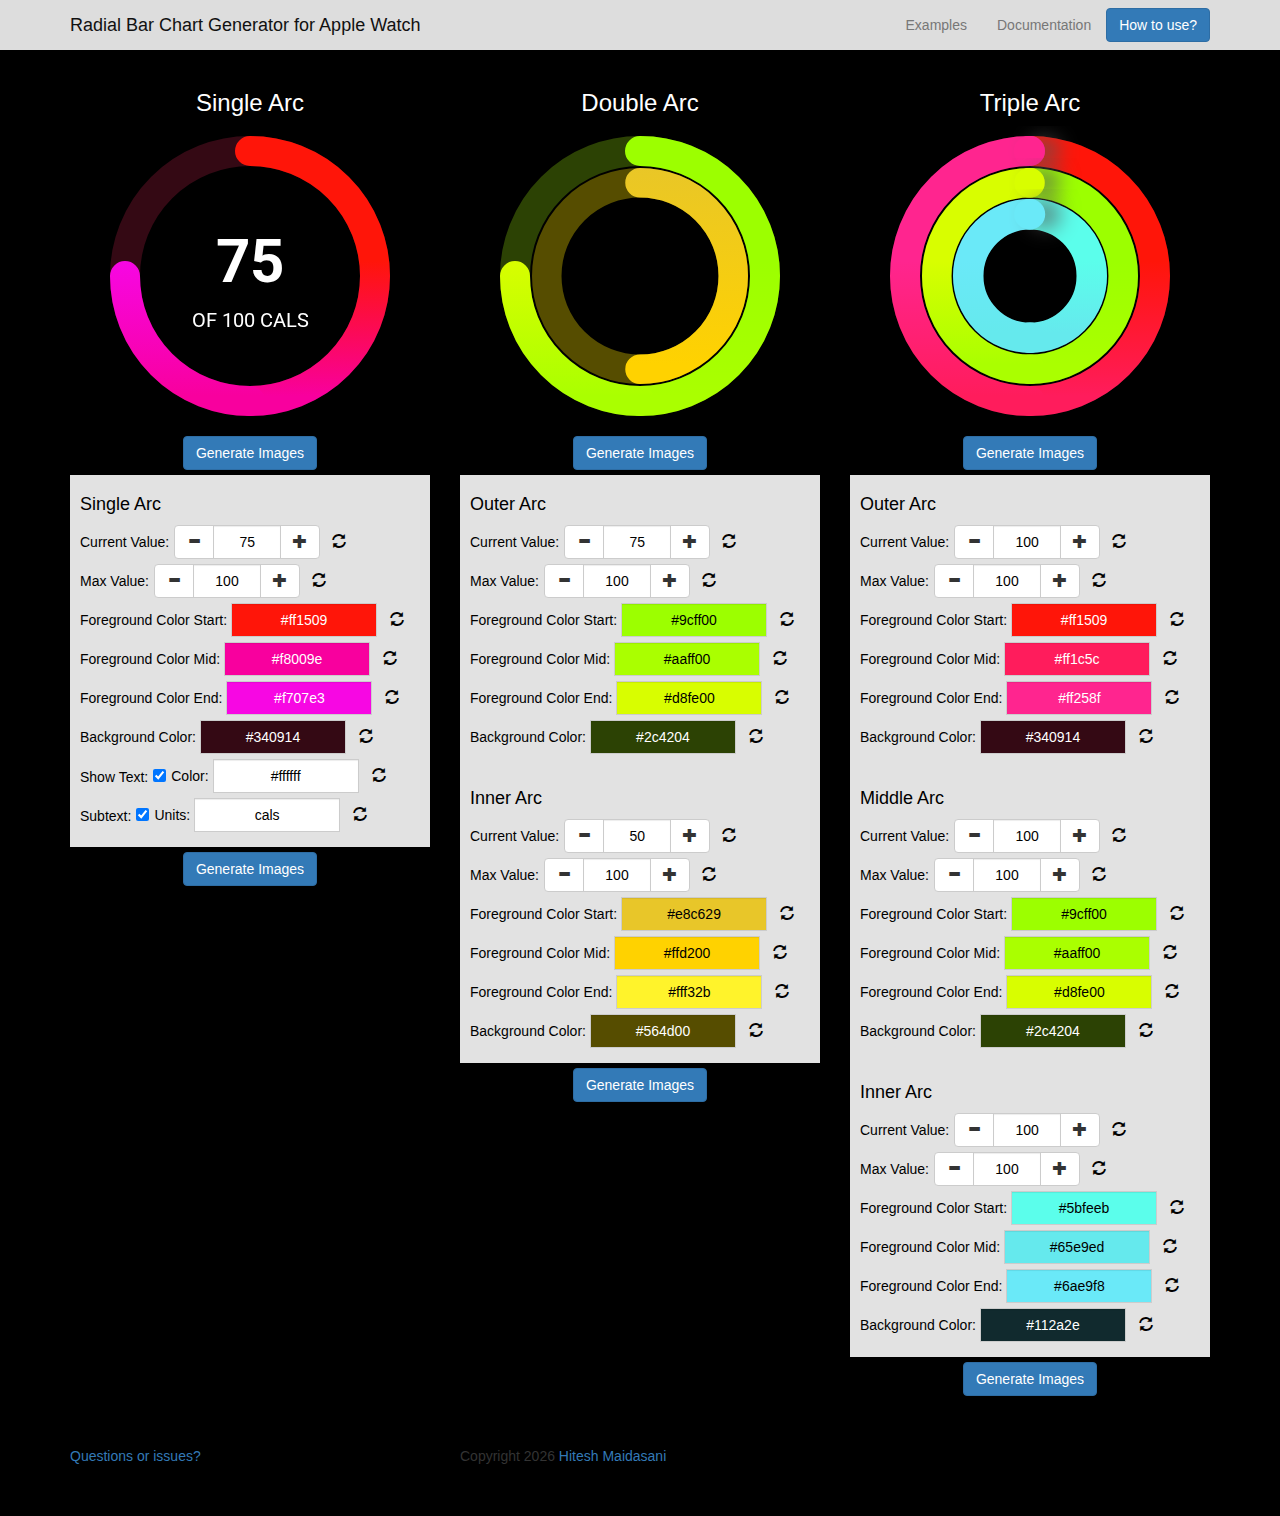
<file: index.html>
<!--
 RadialChartImageGenerator
 Copyright 2015 Hitesh Maidasani
 Licensed under MIT (https://github.com/hmaidasani/RadialChartImageGenerator/blob/master/LICENSE)
 -->
<!DOCTYPE html>
<html>
    <head>
        <title>Radial/Ring/Circle Progress Chart Generator for Apple Watch.</title>
        <meta name="description" content="Radial/Ring/Circle Progress Chart Generator for Apple Watch. A simple tool that helps build the assets for WatchKit apps similar to the Apple Watch Health and Activity app.">
        <meta name="keywords" content="apple watch, watchkit, radial, ring, circle, progress, health and activity, dev tools, assets">
        <meta name="robots" content="index,follow">
        <link rel="stylesheet" href="css/bootstrap/bootstrap.min.css">
        <link rel="stylesheet" href="css/bootstrap/bootstrap-switch.css">
        <link rel="stylesheet" href="css/style.css">
        <link rel="stylesheet" href="css/please-wait/please-wait.css">
        <link rel="stylesheet" href="css/intro/intro.min.css">
        <link href="http://fonts.googleapis.com/css?family=Roboto" rel="stylesheet" type="text/css">
        <script src="js/jquery/jquery.min.js"></script>
        <!--[if IE]><script type="text/javascript" src="excanvas.js"></script><![endif]-->
        <script src="js/knob/jquery.knob.js"></script>
        <script src="js/options.js"></script>
        <script src="js/main.js"></script>
        <script>
          (function(i,s,o,g,r,a,m){i['GoogleAnalyticsObject']=r;i[r]=i[r]||function(){
          (i[r].q=i[r].q||[]).push(arguments)},i[r].l=1*new Date();a=s.createElement(o),
          m=s.getElementsByTagName(o)[0];a.async=1;a.src=g;m.parentNode.insertBefore(a,m)
          })(window,document,'script','//www.google-analytics.com/analytics.js','ga');

          ga('create', 'UA-60593416-1', 'auto');
          ga('send', 'pageview');
        </script>
    </head>
    <body>
        <nav class="navbar navbar-default">
            <div class="container">
                <div class="navbar-header">
                    <button type="button" class="navbar-toggle collapsed" data-toggle="collapse" data-target="#navbar-collapse-main">
                        <span class="sr-only">Toggle navigation</span>
                        <span class="icon-bar"></span>
                        <span class="icon-bar"></span>
                        <span class="icon-bar"></span>
                    </button>
                    <a class="navbar-brand" href="/">Radial Bar Chart Generator for Apple Watch</a>
                </div>
                <div class="collapse navbar-collapse" id="navbar-collapse-main">
                    <ul class="nav navbar-nav navbar-right">
                        <li><a href="https://github.com/hmaidasani/RadialChartImageGenerator#examples" target="_blank">Examples</a></li>
                        <li><a href="https://github.com/hmaidasani/RadialChartImageGenerator" target="_blank">Documentation</a></li>
                        <li>
                            <button type="button" id="how-to-btn" class="btn btn-primary navbar-btn">How to use?</button>
                        </li>
                    </ul>
                </div>
            </div>
        </nav>
        <div class="container">
            <div class="row charts-row">

                <div class="col-md-4">
                    <h3>Single Arc</h3>
                    <div id="single-arc" class="chart-box">
                        
                        <div class="canvas-box" style="position:absolute;left:0px;top:0px">
                            <input id="single-single-arc" class="knob with-subtext" data-min="0" data-max="100" value="75" data-bgColor="#340914" data-fgColor="#FF1509" data-fgColorMid="#f8009e" data-fgColorEnd="#f707e3" data-displayInput=true data-width="300" data-height="300" data-thickness=".2" data-bgthickness=".2" data-angleOffset=0 data-linecap=round data-readOnly=true data-inputColor="#ffffff" data-shadow=true data-shadowColor="#555555">
                            <div class="subtext">of <span class="subtext-max">100</span> <span class="subtext-units">cals</span></div>
                        </div>

                    </div>
                    <button class="btn btn-primary generate-btn" chart-box="#single-arc" onclick="showFilenamePrompt(this)">Generate Images</button>
                    <div class="chart-options"></div>
                    <button class="btn btn-primary generate-btn" chart-box="#single-arc" onclick="showFilenamePrompt(this)">Generate Images</button>
                </div>

                <div class="col-md-4">
                    <h3>Double Arc</h3>
                    <div id="double-arc" class="chart-box">

                        <div class="canvas-box" style="position:absolute;left:0px;top:0px">
                            <input id="double-outer-arc" class="knob" data-min="0" data-max="100" value="75" data-bgColor="#2c4204" data-fgColor="#9cff00" data-fgColorMid="#aaff00" data-fgColorEnd="#d8fe00" data-displayInput=false data-width="300" data-height="300" data-thickness=".2" data-bgthickness=".2" data-angleOffset=0 data-linecap=round data-readOnly=true data-inputColor="#ffffff" data-shadow=true data-shadowColor="#555555">
                        </div>

                        <div class="canvas-box" style="position:absolute;left:32px;top:32px">
                            <input id="double-inner-arc" class="knob" data-min="0" data-max="100" value="50" data-bgColor="#564d00" data-fgColor="#e8c629" data-fgColorMid="#ffd200" data-fgColorEnd="#fff32b" data-displayInput=false data-width="236" data-height="236" data-thickness=".25" data-bgthickness=".25" data-angleOffset=0 data-linecap=round data-readOnly=true data-inputColor="#ffffff" data-shadow=true data-shadowColor="#555555">
                        </div>

                    </div>
                    <button class="btn btn-primary generate-btn" chart-box="#double-arc" onclick="showFilenamePrompt(this)">Generate Images</button>
                    <div class="chart-options"></div>
                    <button class="btn btn-primary generate-btn" chart-box="#double-arc" onclick="showFilenamePrompt(this)">Generate Images</button>
                </div>

                <div class="col-md-4">
                    <h3>Triple Arc</h3>
                    <div id="triple-arc" class="chart-box">
                        
                        <div class="canvas-box" style="position:absolute;left:0px;top:0px">
                            <input id="triple-outer-arc" class="knob" data-min="0" data-max="100" value="100" data-bgcolor="#340914" data-fgcolor="#ff1509" data-fgcolormid="#ff1c5c" data-fgcolorend="#ff258f" data-displayInput=false data-width="300" data-height="300" data-thickness=".2" data-bgthickness=".2" data-angleOffset=0 data-linecap=round data-readOnly=true data-inputColor="#fffff" data-shadow=true data-shadowColor="#555555">
                        </div>

                        <div class="canvas-box" style="position:absolute;left:32px;top:32px">
                            <input id="triple-middle-arc" class="knob" data-min="0" data-max="100" value="100" data-bgcolor="#2c4204" data-fgcolor="#9cff00" data-fgcolormid="#aaff00" data-fgcolorend="#d8fe00" data-displayInput=false data-width="236" data-height="236" data-thickness=".25" data-bgthickness=".25" data-angleOffset=0 data-linecap=round data-readOnly=true data-inputColor="#ffffff" data-shadow=true data-shadowColor="#555555">
                        </div>

                        <div class="canvas-box" style="position:absolute;left:63px;top:63px">
                            <input id="triple-inner-arc" class="knob" data-min="0" data-max="100" value="100" data-bgcolor="#112a2e" data-fgcolor="#5bfeeb" data-fgcolormid="#65e9ed" data-fgcolorend="#6ae9f8" data-displayInput=false data-width="174" data-height="174" data-thickness=".35" data-bgthickness=".35" data-angleOffset=0 data-linecap=round data-readOnly=true data-inputColor="#ffffff" data-shadow=true data-shadowColor="#555555">
                        </div>

                    </div>
                    <button class="btn btn-primary generate-btn" chart-box="#triple-arc" onclick="showFilenamePrompt(this)">Generate Images</button>
                    <div class="chart-options"></div>
                    <button class="btn btn-primary generate-btn" chart-box="#triple-arc" onclick="showFilenamePrompt(this)">Generate Images</button>
                </div>
     
            </div>
        </div>

        <footer>
            <div class="container">
                <div class="row">
                    <div class="col-md-4">
                        <a href="https://github.com/hmaidasani/RadialChartImageGenerator/issues" target="_blank">Questions or issues?</a>
                    </div>
                    <div class="col-md-4">
                        <span>Copyright</span> <span id="copyrightYear"></span>
                        <a href="https://github.com/hmaidasani" target="_blank">Hitesh Maidasani</a>
                    </div>
                </div>
            </div>
        </footer>

        <!-- Modal -->
        <div class="modal fade" id="filenamePrompt" tabindex="-1" role="dialog" aria-labelledby="filenamePrompt" aria-hidden="true">
          <div class="modal-dialog">
            <div class="modal-content">
              <div class="modal-header">
                <button type="button" class="close" data-dismiss="modal" aria-label="Close"><span aria-hidden="true">&times;</span></button>
                <h4 class="modal-title" id="myModalLabel">Choose Image Options</h4>
              </div>
              <div class="modal-body">
                <form>
                    <div id="merge-group" class="form-group">
                        <label for="merge-checkbox" class="control-label">Merge Images:</label>
                        <input type="checkbox" name="merge-checkbox" id="merge-checkbox">
                        <span id="question-merge">?</span>
                    </div>
                    <div id="filename-group" class="form-group">
                        <label for="file-prefix" class="control-label">Filename Prefix:</label>
                        <div class="input-group">
                            <input type="text" class="form-control file-prefix" id="file-prefix" value="prefix">
                            <span class="input-group-addon">3.png</span>
                        </div>
                    </div>
                    <div id="filename-group-outer" class="form-group">
                        <label for="file-prefix" class="control-label">Outer Arc Filename Prefix:</label>
                        <div class="input-group">
                            <input type="text" class="form-control file-prefix" id="outer-file-prefix" value="outer">
                            <span class="input-group-addon">3.png</span>
                        </div>
                    </div>
                    <div id="filename-group-middle" class="form-group">
                        <label for="file-prefix" class="control-label">Middle Arc Filename Prefix:</label>
                        <div class="input-group">
                            <input type="text" class="form-control file-prefix" id="middle-file-prefix" value="middle">
                            <span class="input-group-addon">5.png</span>
                        </div>
                    </div>
                    <div id="filename-group-inner" class="form-group">
                        <label for="file-prefix" class="control-label">Inner Arc Filename Prefix:</label>
                        <div class="input-group">                        
                            <input type="text" class="form-control file-prefix" id="inner-file-prefix" value="inner">
                            <span class="input-group-addon">2.png</span>
                        </div>
                    </div>
                    <div id="filename-group" class="form-group">
                        <label for="file-suffix" class="control-label">Filename Suffix:</label>
                        <div class="input-group">
                            <span class="input-group-addon">prefix3</span>
                            <input type="text" class="form-control file-suffix" id="file-suffix" value="suffix">
                            <span class="input-group-addon">.png</span>
                        </div>
                    </div>
                </form>
                <h5>
                    An example using the above file prefix:
                </h5>
                <span id="file-prefix-output">prefix</span><span id="single-file-output">3</span><span id="double-file-output" class="hidden">-5</span><span id="triple-file-output" class="hidden">-2</span><span id="file-suffix-output">suffix</span>.png
              </div>
              <div class="modal-footer">
                <button type="button" class="btn btn-default" data-dismiss="modal">Cancel</button>
                <button type="button" class="btn btn-primary" id="filenamePrompt-submit" chart-box="#" onclick="generateImages(this)">Continue</button>
              </div>
            </div>
          </div>
        </div>

        <div id="browser-alert" class="modal fade">
          <div class="modal-dialog">
            <div class="modal-content">
              <div class="modal-header">
                <button type="button" class="close" data-dismiss="modal"><span>&times;</span></button>
                <h4 class="modal-title">Browser Alert</h4>
              </div>
              <div class="modal-body">
                <p>The recommended browsers for this tool are Chrome or Firefox. Safari has known issues.</p>
              </div>
              <div class="modal-footer">
                <button type="button" class="btn btn-default" data-dismiss="modal">Close</button>
              </div>
            </div><!-- /.modal-content -->
          </div><!-- /.modal-dialog -->
        </div><!-- /.modal -->

        <script src="js/bootstrap/bootstrap.min.js"></script>
        <script src="js/bootstrap/bootstrap-switch.min.js"></script>
        <script type="text/javascript" src="js/jscolor/jscolor.js"></script>
        <script type="text/javascript" src="js/jszip/jszip.min.js"></script>
        <script type="text/javascript" src="js/filesaver/FileSaver.min.js"></script>
        <script type="text/javascript" src="js/please-wait/please-wait.min.js"></script>
        <script type="text/javascript" src="js/intro/intro.min.js"></script>
    </body>
</html>
</file>
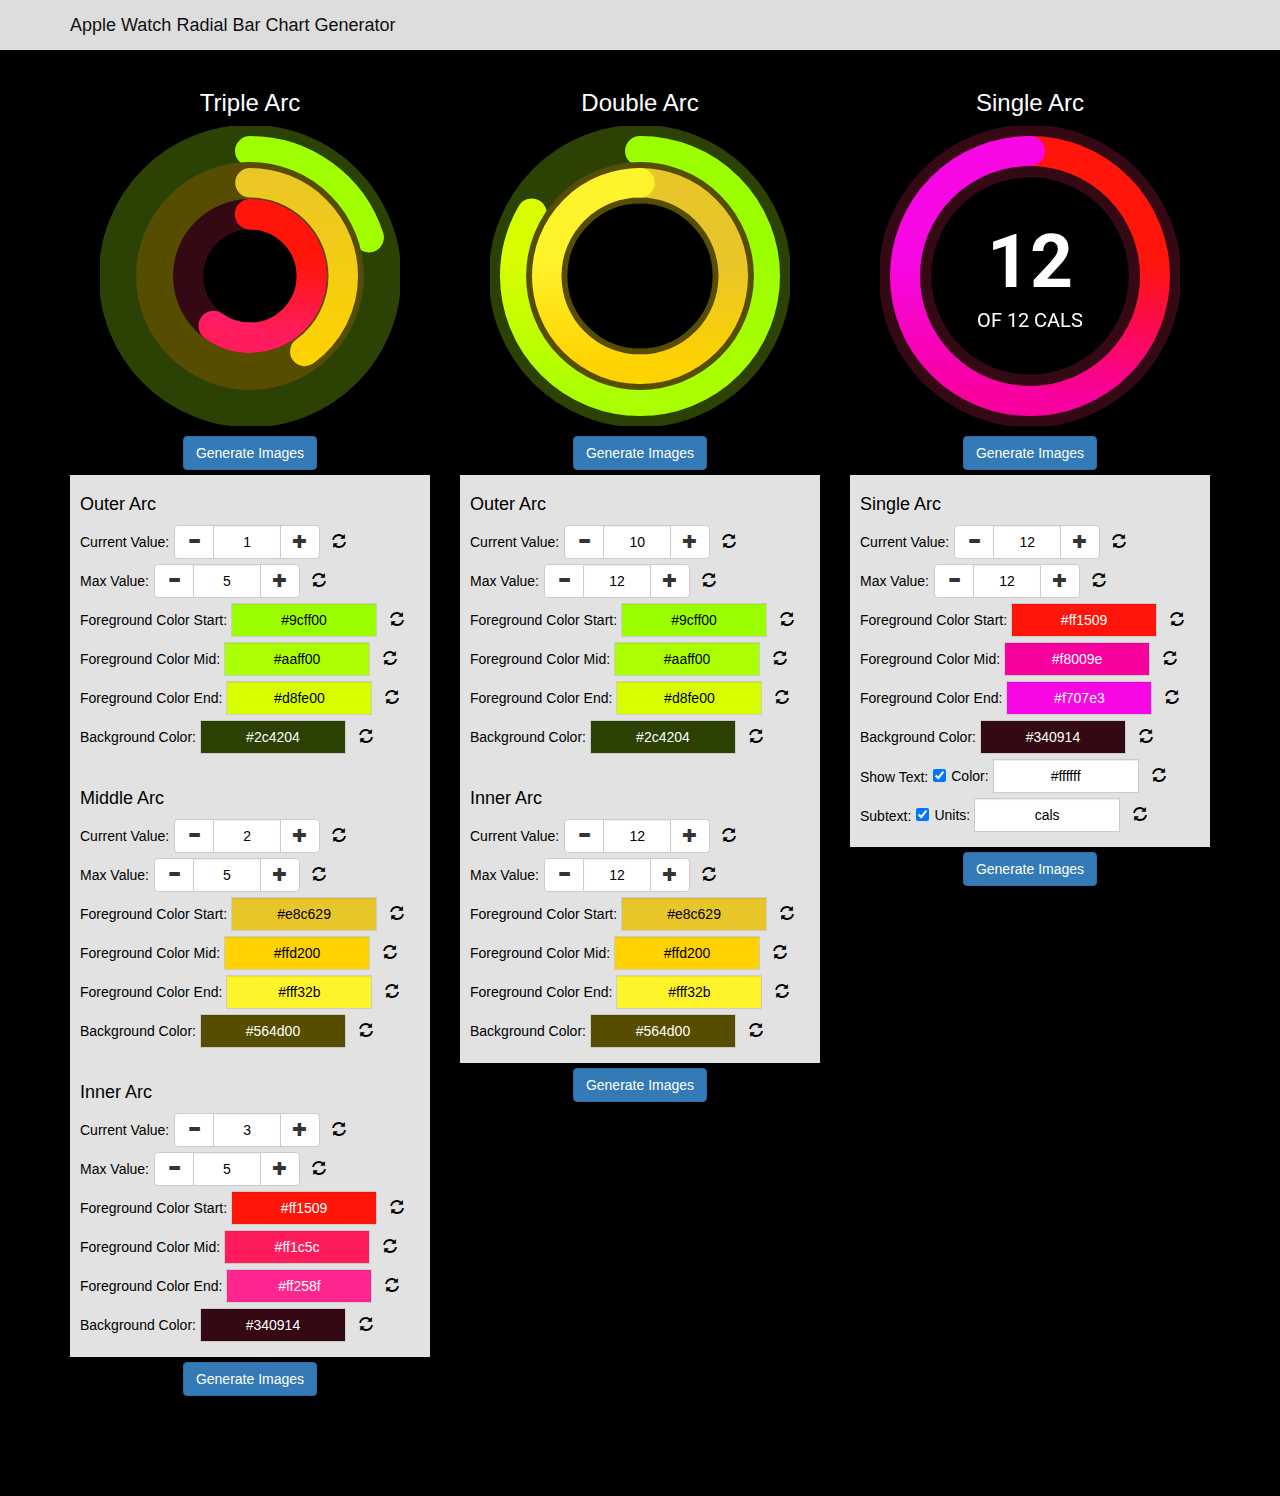
<file: generator.html>
<!DOCTYPE html>
<html>
    <head>
        <title>Apple Watch Activity Radial Bar Chart Generator</title>
        <link rel="stylesheet" href="css/bootstrap/bootstrap.min.css">
        <link rel="stylesheet" href="css/style.css">
        <link rel="stylesheet" href="css/please-wait/please-wait.css">
        <link href="http://fonts.googleapis.com/css?family=Roboto" rel="stylesheet" type="text/css">
        <script src="js/jquery/jquery.min.js"></script>
        <!--[if IE]><script type="text/javascript" src="excanvas.js"></script><![endif]-->
        <script src="js/knob/jquery.knob.js"></script>
        <script src="js/options.js"></script>
        <script src="js/main.js"></script>
        
    </head>
    <body>
        <nav class="navbar navbar-default">
          <div class="container">
              <a class="navbar-brand" href="/">Apple Watch Radial Bar Chart Generator</a>
          </div>
        </nav>
        <div class="container">
            <div class="row charts-row">
                <div class="col-md-4">
                    <h3>Triple Arc</h3>
                    <div id="triple-arc" class="chart-box">
                        
                        <div class="canvas-box" style="position:absolute;left:0px;top:0px">
                            <input id="triple-outer-arc" class="knob green" data-min="0" data-max="5" value="1" data-bgColor="#2c4204" data-fgColor="#9cff00" data-fgColorMid="#aaff00" data-fgColorEnd="#d8fe00" data-displayInput=false data-width="300" data-height="300" data-thickness=".2" data-angleOffset=0 data-linecap=round data-readOnly=true data-inputColor="#fffff">
                        </div>

                        <div class="canvas-box" style="position:absolute;left:32px;top:32px">
                            <input id="triple-middle-arc" class="knob yellow" data-min="0" data-max="5" value="2" data-bgColor="#564d00" data-fgColor="#e8c629" data-fgColorMid="#ffd200" data-fgColorEnd="#fff32b" data-displayInput=false data-width="236" data-height="236" data-thickness=".25" data-angleOffset=0 data-linecap=round data-readOnly=true data-inputColor="#ffffff">
                        </div>

                        <div class="canvas-box" style="position:absolute;left:63px;top:63px">
                            <input id="triple-inner-arc" class="knob red" data-min="0" data-max="5" value="3" data-bgColor="#340914" data-fgColor="#FF1509" data-fgColorMid="#ff1c5c" data-fgColorEnd="#ff258f" data-displayInput=false data-width="174" data-height="174" data-thickness=".35" data-angleOffset=0 data-linecap=round data-readOnly=true data-inputColor="#ffffff">
                        </div>

                    </div>
                    <button class="btn btn-primary" chart-box="#triple-arc" onclick="generateImages(this)">Generate Images</button>
                    <div class="chart-options"></div>
                    <button class="btn btn-primary" chart-box="#triple-arc" onclick="generateImages(this)">Generate Images</button>
                </div>

                <div class="col-md-4">
                    <h3>Double Arc</h3>
                    <div id="double-arc" class="chart-box">

                        <div class="canvas-box" style="position:absolute;left:0px;top:0px">
                            <input id="double-outer-arc" class="knob green" data-min="0" data-max="12" value="10" data-bgColor="#2c4204" data-fgColor="#9cff00" data-fgColorMid="#aaff00" data-fgColorEnd="#d8fe00" data-displayInput=false data-width="300" data-height="300" data-thickness=".2" data-angleOffset=0 data-linecap=round data-readOnly=true data-inputColor="#ffffff">
                        </div>

                        <div class="canvas-box" style="position:absolute;left:32px;top:32px">
                            <input id="double-inner-arc" class="knob yellow" data-min="0" data-max="12" value="12" data-bgColor="#564d00" data-fgColor="#e8c629" data-fgColorMid="#ffd200" data-fgColorEnd="#fff32b" data-displayInput=false data-width="236" data-height="236" data-thickness=".25" data-angleOffset=0 data-linecap=round data-readOnly=true data-inputColor="#ffffff">
                        </div>

                    </div>
                    <button class="btn btn-primary" chart-box="#double-arc" onclick="generateImages(this)">Generate Images</button>
                    <div class="chart-options"></div>
                    <button class="btn btn-primary" chart-box="#double-arc" onclick="generateImages(this)">Generate Images</button>
                </div>

                <div class="col-md-4">
                    <h3>Single Arc</h3>
                    <div id="single-arc" class="chart-box">
                        
                        <div class="canvas-box" style="position:absolute;left:0px;top:0px">
                            <input id="single-single-arc" class="knob red with-subtext" data-min="0" data-max="12" value="12" data-bgColor="#340914" data-fgColor="#FF1509" data-fgColorMid="#f8009e" data-fgColorEnd="#f707e3" data-displayInput=true data-width="300" data-height="300" data-thickness=".2" data-angleOffset=0 data-linecap=round data-readOnly=true data-inputColor="#ffffff">
                            <div class="subtext">of <span class="subtext-max">12</span> <span class="subtext-units">cals</span></div>
                        </div>

                    </div>
                    <button class="btn btn-primary" chart-box="#single-arc" onclick="generateImages(this)">Generate Images</button>
                    <div class="chart-options"></div>
                    <button class="btn btn-primary" chart-box="#single-arc" onclick="generateImages(this)">Generate Images</button>
                </div>
            </div>
        </div>

        <footer>
            <div class="container">

            </div>
        </footer>
        <script src="js/bootstrap/bootstrap.min.js"></script>
        <script type="text/javascript" src="js/jscolor/jscolor.js"></script>
        <script type="text/javascript" src="js/jszip/jszip.min.js"></script>
        <script type="text/javascript" src="js/filesaver/FileSaver.min.js"></script>
        <script type="text/javascript" src="js/please-wait/please-wait.min.js"></script>
    </body>
</html>
</file>
<file: css/style.css>
body{
  padding: 0;
  /*margin: 0px 50px;*/
  /*font-family: Comfortaa, sans-serif;*/
  /*font-weight: 300;*/
  text-rendering: optimizelegibility;
  background-color: #000000;
}

.navbar {
	border-radius: 0px !important;
	border: none;
	background-color: #ddd;
}
.navbar .navbar-brand {
	color: #111;
}
.charts-row {
	text-align: center;
}
.charts-row, .charts-row h3, .charts-row h4, .charts-row h5 {
	color: #fff;
}
.chart-box {
	position:relative;
	height:300px;
	width:300px;
	margin: 10px auto;
}
.chart-options {
	padding: 5px 0;
}
.options {
	text-align: left;
	background-color: #e2e2e2;
	padding: 10px;
	color: #000000;
}
.options h4 {
	color: #000000;
}
.options .input-area {
	width: 185px;
	display: inline-block;
}

.options .text {
	display: inline-block;
	line-height: 36px;
	vertical-align: middle;
	margin-top: -26px;
	margin-right: 5px;
}

.options input {
	color: #000000;
	text-align: center;
}
.options .btn-refresh {
	background-color: transparent;
}
.btn-number[data-type="plus"], input.color, .single-input {
	border-top-left-radius: 0;
	border-bottom-left-radius: 0;
	margin-left: -1px;
}
.btn {
	outline: none !important;
}
.btn-number {
	color: #333 !important;
	background-color: #fff !important;
	border-color: #ccc !important;
}
footer {
	padding: 50px 0;
}

.loading-message {
	color: #ffffff;
}
/*
Spinner by https://github.com/tobiasahlin/SpinKit
 *  Usage:
 *
 *    <div class="sk-spinner sk-spinner-three-bounce">
 *      <div class="sk-bounce1"></div>
 *      <div class="sk-bounce2"></div>
 *      <div class="sk-bounce3"></div>
 *    </div>
 *
 */
.sk-spinner-three-bounce.sk-spinner {
  margin: 0 auto;
  width: 70px;
  text-align: center; }
.sk-spinner-three-bounce div {
  width: 18px;
  height: 18px;
  background-color: #ffffff;
  border-radius: 100%;
  display: inline-block;
  -webkit-animation: sk-threeBounceDelay 1.4s infinite ease-in-out;
          animation: sk-threeBounceDelay 1.4s infinite ease-in-out;
  /* Prevent first frame from flickering when animation starts */
  -webkit-animation-fill-mode: both;
          animation-fill-mode: both; }
.sk-spinner-three-bounce .sk-bounce1 {
  -webkit-animation-delay: -0.32s;
          animation-delay: -0.32s; }
.sk-spinner-three-bounce .sk-bounce2 {
  -webkit-animation-delay: -0.16s;
          animation-delay: -0.16s; }

@-webkit-keyframes sk-threeBounceDelay {
  0%, 80%, 100% {
    -webkit-transform: scale(0);
            transform: scale(0); }

  40% {
    -webkit-transform: scale(1);
            transform: scale(1); } }

@keyframes sk-threeBounceDelay {
  0%, 80%, 100% {
    -webkit-transform: scale(0);
            transform: scale(0); }

  40% {
    -webkit-transform: scale(1);
            transform: scale(1); } }

.knob {
	font-family: 'Roboto','Myriad Set Pro', 'Lucida Grande', 'Helvetica Neue', Helvetica, Arial, Verdana, sans-serif !important;
	color: #fff;
}
.knob.with-subtext {
	margin-top: 85px !important;
}
.subtext {
	position: absolute;
	width: 100%;
	text-align: center;
	font-family: 'Roboto','Myriad Set Pro', 'Lucida Grande', 'Helvetica Neue', Helvetica, Arial, Verdana, sans-serif;
	color: #fff;
	text-transform: uppercase;
	top: 180px;
	font-size: 20px;
}
.checkbox-inline {
	margin-top: -26px;
	margin-right: 5px;
	padding-left: 0px;
}
.checkbox-inline input[type=checkbox] {
 position: relative; 
/*margin-top: 4px \9;*/
 margin-left: 5px;
}
</file>
<file: css/please-wait/please-wait.css>
/* line 17, ../src/please-wait.scss */
body.pg-loading {
  overflow: hidden;
}

/* line 21, ../src/please-wait.scss */
.pg-loading-screen {
  position: fixed;
  bottom: 0;
  left: 0;
  right: 0;
  top: 0;
  z-index: 1000000;
  opacity: 1;
  background-color: #FFF;
  -webkit-transition: background-color 0.4s ease-in-out 0s;
  -moz-transition: background-color 0.4s ease-in-out 0s;
  -ms-transition: background-color 0.4s ease-in-out 0s;
  -o-transition: background-color 0.4s ease-in-out 0s;
  transition: background-color 0.4s ease-in-out 0s;
}
/* line 32, ../src/please-wait.scss */
.pg-loading-screen.pg-loaded {
  opacity: 0;
  -webkit-animation: pgAnimLoaded 0.5s cubic-bezier(0.7, 0, 0.3, 1) both;
  -moz-animation: pgAnimLoaded 0.5s cubic-bezier(0.7, 0, 0.3, 1) both;
  -ms-animation: pgAnimLoaded 0.5s cubic-bezier(0.7, 0, 0.3, 1) both;
  -o-animation: pgAnimLoaded 0.5s cubic-bezier(0.7, 0, 0.3, 1) both;
  animation: pgAnimLoaded 0.5s cubic-bezier(0.7, 0, 0.3, 1) both;
}
/* line 38, ../src/please-wait.scss */
.pg-loading-screen.pg-loading .pg-loading-logo-header, .pg-loading-screen.pg-loading .pg-loading-html {
  opacity: 1;
}
/* line 42, ../src/please-wait.scss */
.pg-loading-screen.pg-loading .pg-loading-logo-header, .pg-loading-screen.pg-loading .pg-loading-html:not(.pg-loaded) {
  -webkit-animation: pgAnimLoading 1s cubic-bezier(0.7, 0, 0.3, 1) both;
  -moz-animation: pgAnimLoading 1s cubic-bezier(0.7, 0, 0.3, 1) both;
  -ms-animation: pgAnimLoading 1s cubic-bezier(0.7, 0, 0.3, 1) both;
  -o-animation: pgAnimLoading 1s cubic-bezier(0.7, 0, 0.3, 1) both;
  animation: pgAnimLoading 1s cubic-bezier(0.7, 0, 0.3, 1) both;
}
/* line 46, ../src/please-wait.scss */
.pg-loading-screen.pg-loading .pg-loading-html:not(.pg-loaded) {
  -webkit-animation-delay: 0.3s;
  -moz-animation-delay: 0.3s;
  -ms-animation-delay: 0.3s;
  -o-animation-delay: 0.3s;
  animation-delay: 0.3s;
}
/* line 51, ../src/please-wait.scss */
.pg-loading-screen .pg-loading-inner {
  height: 100%;
  width: 100%;
  margin: 0;
  padding: 0;
  position: static;
}
/* line 59, ../src/please-wait.scss */
.pg-loading-screen .pg-loading-center-outer {
  width: 100%;
  padding: 0;
  display: table !important;
  height: 100%;
  position: absolute;
  top: 0;
  left: 0;
  margin: 0;
}
/* line 70, ../src/please-wait.scss */
.pg-loading-screen .pg-loading-center-middle {
  padding: 0;
  vertical-align: middle;
  display: table-cell  !important;
  margin: 0;
  text-align: center;
}
/* line 78, ../src/please-wait.scss */
.pg-loading-screen .pg-loading-logo-header, .pg-loading-screen .pg-loading-html {
  width: 100%;
  opacity: 0;
}
/* line 83, ../src/please-wait.scss */
.pg-loading-screen .pg-loading-logo-header {
  text-align: center;
}
/* line 86, ../src/please-wait.scss */
.pg-loading-screen .pg-loading-logo-header img {
  display: inline-block !important;
}
/* line 91, ../src/please-wait.scss */
.pg-loading-screen .pg-loading-html {
  margin-top: 90px;
}
/* line 94, ../src/please-wait.scss */
.pg-loading-screen .pg-loading-html.pg-loaded {
  -webkit-transition: opacity 0.5s cubic-bezier(0.7, 0, 0.3, 1);
  -moz-transition: opacity 0.5s cubic-bezier(0.7, 0, 0.3, 1);
  -ms-transition: opacity 0.5s cubic-bezier(0.7, 0, 0.3, 1);
  -o-transition: opacity 0.5s cubic-bezier(0.7, 0, 0.3, 1);
  transition: opacity 0.5s cubic-bezier(0.7, 0, 0.3, 1);
}
/* line 97, ../src/please-wait.scss */
.pg-loading-screen .pg-loading-html.pg-loaded.pg-removing {
  opacity: 0;
}
/* line 101, ../src/please-wait.scss */
.pg-loading-screen .pg-loading-html.pg-loaded.pg-loading {
  opacity: 1;
}

@-webkit-keyframes pgAnimLoading {
  from {
    opacity: 0;
  }
}
@-moz-keyframes pgAnimLoading {
  from {
    opacity: 0;
  }
}
@-o-keyframes pgAnimLoading {
  from {
    opacity: 0;
  }
}
@-ms-keyframes pgAnimLoading {
  from {
    opacity: 0;
  }
}
@keyframes pgAnimLoading {
  from {
    opacity: 0;
  }
}
@-webkit-keyframes pgAnimLoaded {
  from {
    opacity: 1;
  }
}
@-moz-keyframes pgAnimLoaded {
  from {
    opacity: 1;
  }
}
@-o-keyframes pgAnimLoaded {
  from {
    opacity: 1;
  }
}
@-ms-keyframes pgAnimLoaded {
  from {
    opacity: 1;
  }
}
@keyframes pgAnimLoaded {
  from {
    opacity: 1;
  }
}
</file>
<file: css/intro/intro.min.css>
.introjs-overlay{position:absolute;z-index:999999;background-color:#000;opacity:0;background:-moz-radial-gradient(center,ellipse cover,rgba(0,0,0,0.4) 0,rgba(0,0,0,0.9) 100%);background:-webkit-gradient(radial,center center,0px,center center,100%,color-stop(0%,rgba(0,0,0,0.4)),color-stop(100%,rgba(0,0,0,0.9)));background:-webkit-radial-gradient(center,ellipse cover,rgba(0,0,0,0.4) 0,rgba(0,0,0,0.9) 100%);background:-o-radial-gradient(center,ellipse cover,rgba(0,0,0,0.4) 0,rgba(0,0,0,0.9) 100%);background:-ms-radial-gradient(center,ellipse cover,rgba(0,0,0,0.4) 0,rgba(0,0,0,0.9) 100%);background:radial-gradient(center,ellipse cover,rgba(0,0,0,0.4) 0,rgba(0,0,0,0.9) 100%);filter:progid:DXImageTransform.Microsoft.gradient(startColorstr='#66000000',endColorstr='#e6000000',GradientType=1);-ms-filter:"alpha(opacity=50)";filter:alpha(opacity=50);-webkit-transition:all .3s ease-out;-moz-transition:all .3s ease-out;-ms-transition:all .3s ease-out;-o-transition:all .3s ease-out;transition:all .3s ease-out}.introjs-fixParent{z-index:auto!important;opacity:1.0!important;position:absolute!important;-webkit-transform:none!important;-moz-transform:none!important;-ms-transform:none!important;-o-transform:none!important;transform:none!important}.introjs-showElement,tr.introjs-showElement>td,tr.introjs-showElement>th{z-index:9999999!important}.introjs-disableInteraction{z-index:99999999!important;position:absolute}.introjs-relativePosition,tr.introjs-showElement>td,tr.introjs-showElement>th{position:relative}.introjs-helperLayer{position:absolute;z-index:9999998;background-color:#FFF;background-color:rgba(255,255,255,.9);border:1px solid #777;border:1px solid rgba(0,0,0,.5);border-radius:4px;box-shadow:0 2px 15px rgba(0,0,0,.4);-webkit-transition:all .3s ease-out;-moz-transition:all .3s ease-out;-ms-transition:all .3s ease-out;-o-transition:all .3s ease-out;transition:all .3s ease-out}.introjs-tooltipReferenceLayer{position:absolute;z-index:10000000;background-color:transparent;-webkit-transition:all .3s ease-out;-moz-transition:all .3s ease-out;-ms-transition:all .3s ease-out;-o-transition:all .3s ease-out;transition:all .3s ease-out}.introjs-helperLayer *,.introjs-helperLayer *:before,.introjs-helperLayer *:after{-webkit-box-sizing:content-box;-moz-box-sizing:content-box;-ms-box-sizing:content-box;-o-box-sizing:content-box;box-sizing:content-box}.introjs-helperNumberLayer{position:absolute;top:-16px;left:-16px;z-index:9999999999!important;padding:2px;font-family:Arial,verdana,tahoma;font-size:13px;font-weight:bold;color:white;text-align:center;text-shadow:1px 1px 1px rgba(0,0,0,.3);background:#ff3019;background:-webkit-linear-gradient(top,#ff3019 0,#cf0404 100%);background:-webkit-gradient(linear,left top,left bottom,color-stop(0%,#ff3019),color-stop(100%,#cf0404));background:-moz-linear-gradient(top,#ff3019 0,#cf0404 100%);background:-ms-linear-gradient(top,#ff3019 0,#cf0404 100%);background:-o-linear-gradient(top,#ff3019 0,#cf0404 100%);background:linear-gradient(to bottom,#ff3019 0,#cf0404 100%);width:20px;height:20px;line-height:20px;border:3px solid white;border-radius:50%;filter:progid:DXImageTransform.Microsoft.gradient(startColorstr='#ff3019',endColorstr='#cf0404',GradientType=0);filter:progid:DXImageTransform.Microsoft.Shadow(direction=135,strength=2,color=ff0000);box-shadow:0 2px 5px rgba(0,0,0,.4)}.introjs-arrow{border:5px solid white;content:'';position:absolute}.introjs-arrow.top{top:-10px;border-top-color:transparent;border-right-color:transparent;border-bottom-color:white;border-left-color:transparent}.introjs-arrow.top-right{top:-10px;right:10px;border-top-color:transparent;border-right-color:transparent;border-bottom-color:white;border-left-color:transparent}.introjs-arrow.top-middle{top:-10px;left:50%;margin-left:-5px;border-top-color:transparent;border-right-color:transparent;border-bottom-color:white;border-left-color:transparent}.introjs-arrow.right{right:-10px;top:10px;border-top-color:transparent;border-right-color:transparent;border-bottom-color:transparent;border-left-color:white}.introjs-arrow.right-bottom{bottom:10px;right:-10px;border-top-color:transparent;border-right-color:transparent;border-bottom-color:transparent;border-left-color:white}.introjs-arrow.bottom{bottom:-10px;border-top-color:white;border-right-color:transparent;border-bottom-color:transparent;border-left-color:transparent}.introjs-arrow.left{left:-10px;top:10px;border-top-color:transparent;border-right-color:white;border-bottom-color:transparent;border-left-color:transparent}.introjs-arrow.left-bottom{left:-10px;bottom:10px;border-top-color:transparent;border-right-color:white;border-bottom-color:transparent;border-left-color:transparent}.introjs-tooltip{position:absolute;padding:10px;background-color:white;min-width:200px;max-width:300px;border-radius:3px;box-shadow:0 1px 10px rgba(0,0,0,.4);-webkit-transition:opacity .1s ease-out;-moz-transition:opacity .1s ease-out;-ms-transition:opacity .1s ease-out;-o-transition:opacity .1s ease-out;transition:opacity .1s ease-out}.introjs-tooltipbuttons{text-align:right;white-space:nowrap}.introjs-button{position:relative;overflow:visible;display:inline-block;padding:.3em .8em;border:1px solid #d4d4d4;margin:0;text-decoration:none;text-shadow:1px 1px 0 #fff;font:11px/normal sans-serif;color:#333;white-space:nowrap;cursor:pointer;outline:0;background-color:#ececec;background-image:-webkit-gradient(linear,0 0,0 100%,from(#f4f4f4),to(#ececec));background-image:-moz-linear-gradient(#f4f4f4,#ececec);background-image:-o-linear-gradient(#f4f4f4,#ececec);background-image:linear-gradient(#f4f4f4,#ececec);-webkit-background-clip:padding;-moz-background-clip:padding;-o-background-clip:padding-box;-webkit-border-radius:.2em;-moz-border-radius:.2em;border-radius:.2em;zoom:1;*display:inline;margin-top:10px}.introjs-button:hover{border-color:#bcbcbc;text-decoration:none;box-shadow:0 1px 1px #e3e3e3}.introjs-button:focus,.introjs-button:active{background-image:-webkit-gradient(linear,0 0,0 100%,from(#ececec),to(#f4f4f4));background-image:-moz-linear-gradient(#ececec,#f4f4f4);background-image:-o-linear-gradient(#ececec,#f4f4f4);background-image:linear-gradient(#ececec,#f4f4f4)}.introjs-button::-moz-focus-inner{padding:0;border:0}.introjs-skipbutton{margin-right:5px;color:#7a7a7a}.introjs-prevbutton{-webkit-border-radius:.2em 0 0 .2em;-moz-border-radius:.2em 0 0 .2em;border-radius:.2em 0 0 .2em;border-right:0}.introjs-nextbutton{-webkit-border-radius:0 .2em .2em 0;-moz-border-radius:0 .2em .2em 0;border-radius:0 .2em .2em 0}.introjs-disabled,.introjs-disabled:hover,.introjs-disabled:focus{color:#9a9a9a;border-color:#d4d4d4;box-shadow:none;cursor:default;background-color:#f4f4f4;background-image:none;text-decoration:none}.introjs-bullets{text-align:center}.introjs-bullets ul{clear:both;margin:15px auto 0;padding:0;display:inline-block}.introjs-bullets ul li{list-style:none;float:left;margin:0 2px}.introjs-bullets ul li a{display:block;width:6px;height:6px;background:#ccc;border-radius:10px;-moz-border-radius:10px;-webkit-border-radius:10px;text-decoration:none}.introjs-bullets ul li a:hover{background:#999}.introjs-bullets ul li a.active{background:#999}.introjs-progress{overflow:hidden;height:10px;margin:10px 0 5px 0;border-radius:4px;background-color:#ecf0f1}.introjs-progressbar{float:left;width:0;height:100%;font-size:10px;line-height:10px;text-align:center;background-color:#08c}.introjsFloatingElement{position:absolute;height:0;width:0;left:50%;top:50%}
</file>
